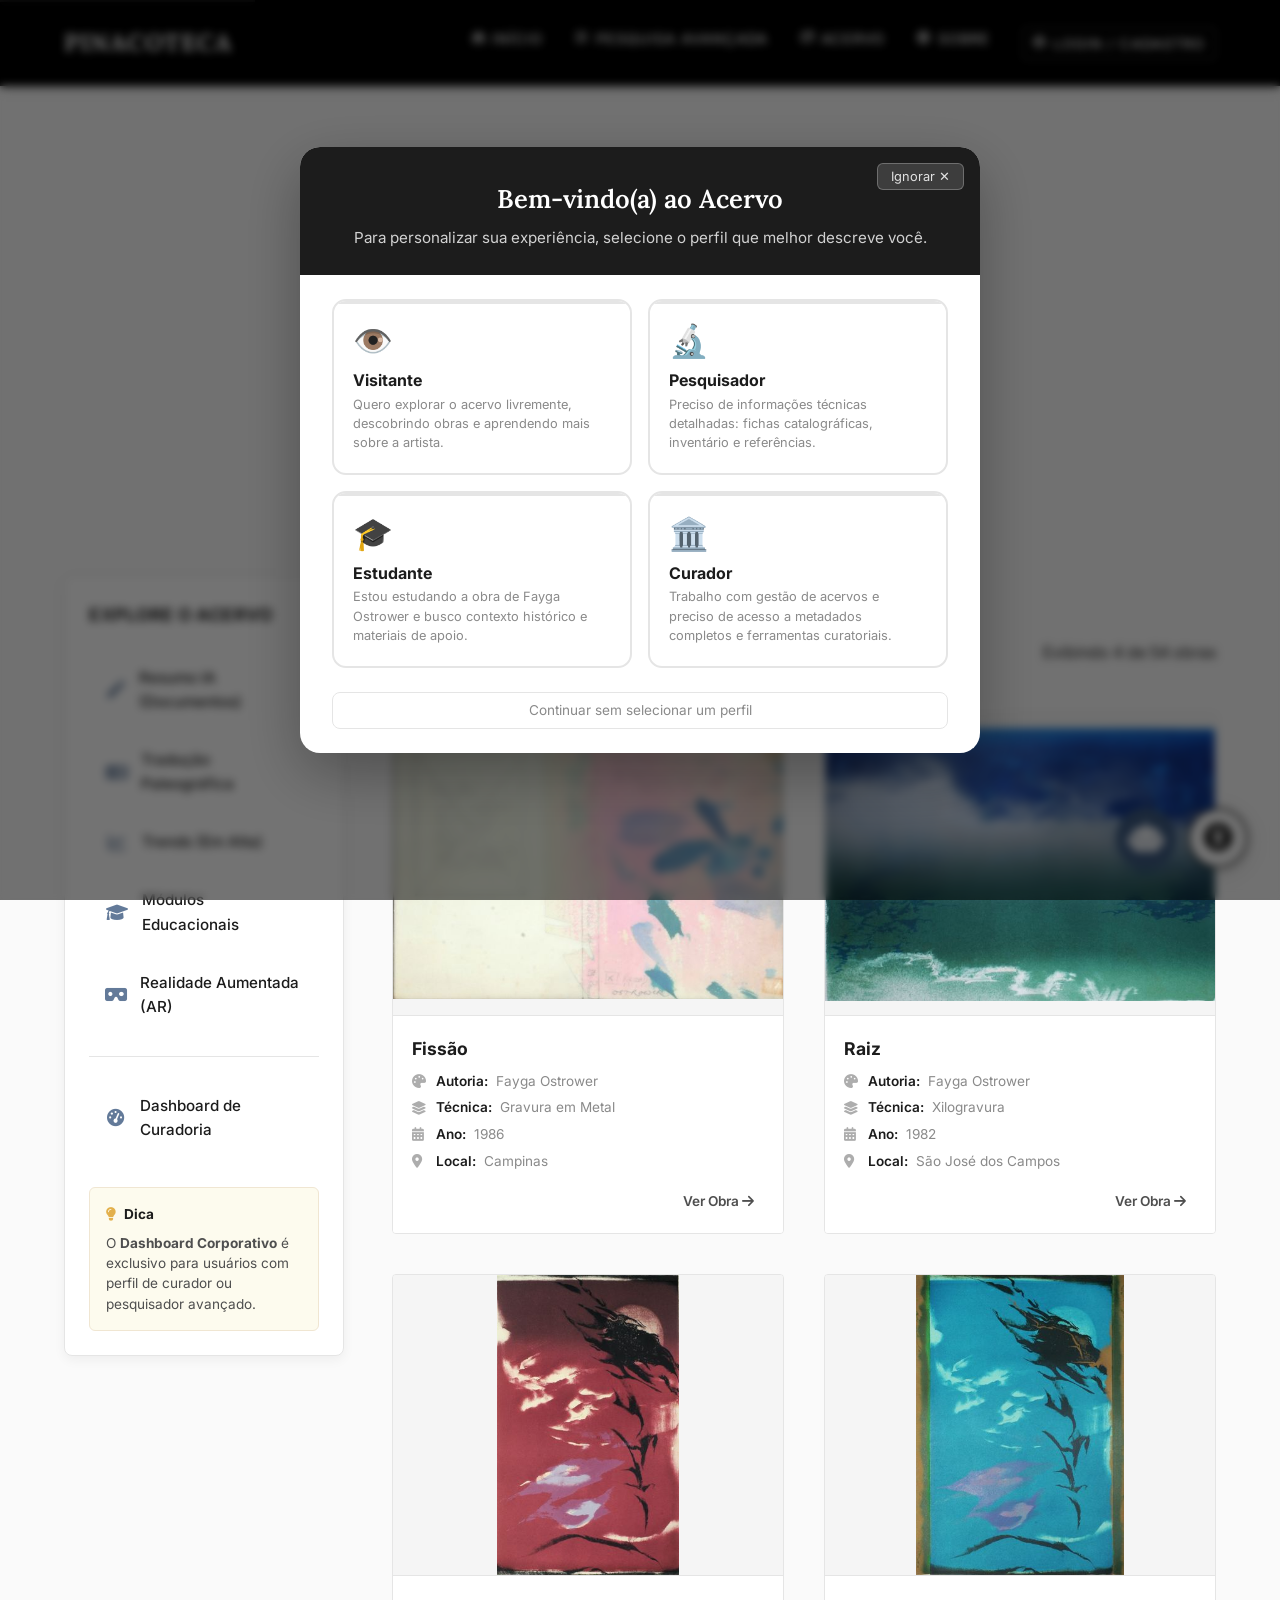
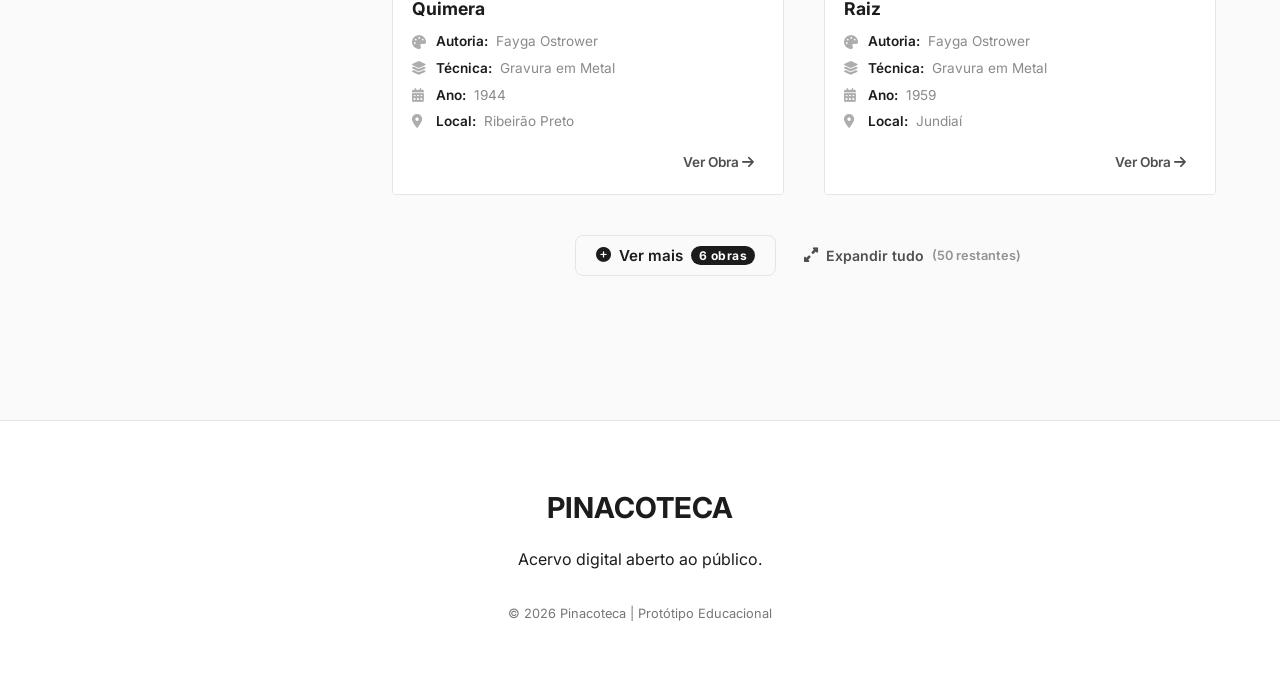
<file: index.html>
<!DOCTYPE html>
<html lang="pt-br">
<head>
    <meta charset="UTF-8">
    <meta name="viewport" content="width=device-width, initial-scale=1.0">
    <title>Pinacoteca - Acervo Fayga Ostrower</title>
    <link rel="icon" type="image/svg+xml" href="favicon.svg">
    <link href="https://fonts.googleapis.com/css2?family=Lora:ital,wght@0,400;0,500;0,600;0,700;1,400&family=Inter:wght@300;400;500;600;700&display=swap" rel="stylesheet">
    <link rel="stylesheet" href="style.css">
    <!-- Font Awesome for icons -->
    <link rel="stylesheet" href="https://cdnjs.cloudflare.com/ajax/libs/font-awesome/6.0.0/css/all.min.css">
</head>
<body>
    <a href="#main-content" class="skip-link">Pular para o conteúdo principal</a>
    <nav id="navbar" aria-label="Navegação principal">
        <a href="index.html" class="logo" style="text-decoration: none;">PINACOTECA</a>
        <ul class="nav-links">
            <li><a href="index.html" title="Início"><i class="fas fa-home"></i> <span class="nav-label">Início</span></a></li>
            <li><a href="advanced-search.html" title="Pesquisa Avançada"><i class="fas fa-sliders"></i> <span class="nav-label">Pesquisa Avançada</span></a></li>
            <li><a href="#" title="Acervo"><i class="fas fa-images"></i> <span class="nav-label">Acervo</span></a></li>
            <li><a href="#" title="Sobre"><i class="fas fa-info-circle"></i> <span class="nav-label">Sobre</span></a></li>
            <li><a href="#" style="border: 1px solid rgba(255,255,255,0.3); padding: 4px 10px; border-radius: 4px;" title="Login / Cadastro"><i class="fas fa-user-circle"></i> <span class="nav-label">Login / Cadastro</span></a></li>
        </ul>
    </nav>

    <header class="hero">
        <div class="hero-content">
            <h1>Acervo Online</h1>
            <p>Pesquise obras de Fayga Ostrower no acervo da Pinacoteca de São Paulo.</p>
            
            <div class="search-container">
                <div style="position: relative;">
                    <i class="fas fa-search search-icon" aria-hidden="true"></i>
                    <label for="searchInput" class="sr-only" style="position: absolute; width: 1px; height: 1px; padding: 0; margin: -1px; overflow: hidden; clip: rect(0,0,0,0); border: 0;">Buscar obras</label>
                    <input type="text" id="searchInput" class="search-bar" placeholder="Busque por obras, temas ou anos..." aria-label="Campo de busca de obras">
                </div>
                <div style="margin-top: 1rem; text-align: right;">
                    <a href="advanced-search.html" class="btn btn-secondary"><i class="fas fa-sliders-h"></i> Pesquisa Avançada</a>
                </div>
            </div>
        </div>
    </header>

    <div class="layout-container">
        <aside class="sidebar" aria-label="Ferramentas e Recursos Adicionais">
            <h3 class="sidebar-title">Explore o Acervo</h3>
            <ul class="sidebar-menu">
                <li><a href="#"><i class="fas fa-magic"></i> Resumo IA (Documentos)</a></li>
                <li><a href="#"><i class="fas fa-language"></i> Tradução Paleográfica</a></li>
                <li><a href="#"><i class="fas fa-chart-line"></i> Trends (Em Alta)</a></li>
                <li><a href="#"><i class="fas fa-graduation-cap"></i> Módulos Educacionais</a></li>
                <li><a href="#"><i class="fas fa-vr-cardboard"></i> Realidade Aumentada (AR)</a></li>
                <li class="sidebar-divider"></li>
                <li><a href="#"><i class="fas fa-tachometer-alt"></i> Dashboard de Curadoria</a></li>
            </ul>
            
            <div class="sidebar-card">
                <h4><i class="fas fa-lightbulb" style="color:#E3B04B;"></i> Dica</h4>
                <p>O <strong>Dashboard Corporativo</strong> é exclusivo para usuários com perfil de curador ou pesquisador avançado.</p>
            </div>
        </aside>

        <main id="main-content" class="gallery-content">
            <div class="section-header">
                <div>
                    <h2>Coleção Fayga Ostrower</h2>
                    <p class="text-light">Resultados contendo obras, gravuras e matrizes da artista.</p>
                </div>
                <div id="resultsCount" class="text-light" aria-live="polite">Exibindo todas as obras</div>
            </div>

            <div id="gallery" class="gallery-grid">
                <!-- Cards will be injected by JavaScript -->
            </div>
        </main>
    </div>

    <footer>
        <div class="footer-logo">PINACOTECA</div>
        <p>Acervo digital aberto ao público.</p>
        <div class="copyright">
            &copy; 2026 Pinacoteca | Protótipo Educacional
        </div>
    </footer>

    <!-- Accessibility Floating Button (panel injected by accessibility.js) -->
    <div class="acc-trigger" role="button" aria-label="Menu de Acessibilidade" aria-expanded="false" tabindex="0">
        <i class="fas fa-universal-access"></i>
        <div class="acc-tooltip">Acessibilidade</div>
    </div>

    
    <!-- Chatbot Floating Panel -->
    <div class="chat-trigger" role="button" aria-label="Assistente Inteligente" tabindex="0">
        <i class="fas fa-robot"></i>
        <div class="chat-tooltip">Assistente I.A.</div>
    </div>
    
    <div class="chat-panel">
        <div class="chat-panel-header">
            <h3><i class="fas fa-robot"></i> Assistente</h3>
            <button class="chat-panel-close" aria-label="Fechar"><i class="fas fa-times"></i></button>
        </div>
        <div class="chat-panel-body">
            <div class="chat-bubble">
                Olá! Sou o assistente da curadoria da Pinacoteca inteligente. Como posso guiar sua pesquisa hoje?
            </div>
            <div class="chat-bubble" style="background:#eef2f6; border-radius:12px; border-bottom-right-radius:2px; margin-left:20px; text-align:right; color:#2d3748; border-color:#d7e0e9;">
                Gostaria de ver obras abstratas...
            </div>
            <div class="chat-bubble" style="opacity: 0.7; width: max-content; padding: 0.5rem 1rem;">
                <i class="fas fa-circle" style="font-size:6px; animation: blink 1s infinite alternate;"></i>
                <i class="fas fa-circle" style="font-size:6px; animation: blink 1s infinite alternate 0.2s;"></i>
                <i class="fas fa-circle" style="font-size:6px; animation: blink 1s infinite alternate 0.4s;"></i>
            </div>
        </div>
        <div class="chat-panel-input">
            <input type="text" placeholder="Digite sua mensagem...">
            <button><i class="fas fa-paper-plane"></i></button>
        </div>
    </div>

    <script src="script.js"></script>
    <script src="accessibility.js"></script>
    <script src="profile.js"></script>
    <!-- VLibras Widget -->
    <div vw class="enabled">
        <div vw-access-button class="active"></div>
        <div vw-plugin-wrapper>
            <div class="vw-plugin-top-wrapper"></div>
        </div>
    </div>
    <script src="https://vlibras.gov.br/app/vlibras-plugin.js"></script>
    <script>
        new window.VLibras.Widget('https://vlibras.gov.br/app');
    </script>
</body>
</html>
</file>
<file: style.css>
@import url('https://fonts.googleapis.com/css2?family=Lora:ital,wght@0,400;0,500;0,600;0,700;1,400&family=Inter:wght@300;400;500;600;700&display=swap');
:root {
    /* 2.1 Superficies */
    --bg-color: #FAFAFA;
    --white: #FFFFFF;
    --border-color: #E5E5E5;

    /* 2.2 Hierarquia de Textos */
    --primary-color: #1C1C1C; /* Preto Grafite */
    --text-color: #1C1C1C;
    --text-medium: #4F4F4F; /* Cinza Medio */
    --text-light: #8A8A8A; /* Cinza Claro (Metadata) */

    /* 2.3 Escala de Destaque Mapeada */
    --accent-color: #3D5A80;    /* Azul Ardósia — Primária */
    --accent-hover: #5B7FA6;    /* Claro */
    --accent-active: #2B4560;   /* Escuro */
    --accent-highlight: #C8D8EA; /* Suave */
    --disabled: #BDBDBD;

    /* 2.4 Cores Semanticas */
    --color-error: #D64545;
    --color-success: #2E7D32;
    --color-warning: #ED6C02;
    --color-info: #0288D1;

    /* Miscelanea */
    --glass-bg: rgba(255, 255, 255, 0.9);
    --glass-border: rgba(0, 0, 0, 0.1);
    --shadow: 0 4px 12px 0 rgba(0, 0, 0, 0.05);
    --transition: all 0.3s cubic-bezier(0.25, 0.8, 0.25, 1);
    --focus-ring: 0 0 0 2px var(--accent-hover);
}

/* Skip Link */
.skip-link {
    position: absolute;
    top: -40px;
    left: 0;
    background: var(--primary-color);
    color: var(--white);
    padding: 8px;
    z-index: 2000;
    transition: top 0.3s;
    text-decoration: none;
    font-weight: 600;
}

.skip-link:focus {
    top: 0;
}

* {
    margin: 0;
    padding: 0;
    box-sizing: border-box;
}

*:focus-visible {
    outline: 2px solid var(--accent-hover);
    outline-offset: 2px;
}

body {
    font-family: 'Inter', sans-serif;
    background-color: var(--bg-color);
    color: var(--text-color);
    line-height: 1.6;
    overflow-x: hidden;
}

h1, h2, h3, .serif, .logo {
    font-family: 'Lora', serif;
    font-weight: 600;
}

/* Navigation */
nav {
    display: flex;
    justify-content: space-between;
    align-items: center;
    padding: 1.5rem 5%;
    position: fixed;
    top: 0;
    width: 100%;
    z-index: 1000;
    background: #000;
    transition: var(--transition);
    box-shadow: 0 2px 10px rgba(0,0,0,0.2);
}

nav.scrolled {
    background: #000;
    box-shadow: 0 4px 15px rgba(0,0,0,0.4);
}

.logo {
    font-size: 1.5rem;
    font-weight: 700;
    color: #fff;
    letter-spacing: 1px;
    display: flex;
    align-items: center;
    gap: 0.5rem;
}

.logo i {
    color: #ccc;
}

.nav-links {
    display: flex;
    gap: 2rem;
    list-style: none;
}

.nav-links a {
    text-decoration: none;
    color: #fff;
    font-weight: 500;
    font-size: 0.9rem;
    text-transform: uppercase;
    letter-spacing: 1px;
    transition: var(--transition);
    display: flex;
    align-items: center;
    gap: 0.4rem;
}

.nav-links a i {
    font-size: 0.8rem;
    opacity: 0.7;
}

.nav-links a:hover {
    color: var(--secondary-color);
}

/* Hero Section */
.hero {
    height: 40vh;
    display: flex;
    flex-direction: column;
    justify-content: center;
    align-items: center;
    text-align: center;
    padding: 0 5%;
    background: var(--bg-color);
    color: var(--primary-color);
    position: relative;
    margin-bottom: 2rem;
    margin-top: 120px; /* offset for nav + breathing room */
}

.hero::after {
    display: none;
}

.hero h1 {
    font-size: 3.5rem;
    margin-bottom: 1rem;
    font-weight: 700;
    letter-spacing: -1px;
}

.hero p {
    font-size: 1.1rem;
    max-width: 600px;
    margin-bottom: 2rem;
    font-weight: 400;
    color: var(--text-light);
}

/* Search Bar */
.search-container {
    width: 100%;
    max-width: 700px;
    position: relative;
}

.search-bar {
    width: 100%;
    padding: 1rem 1.5rem;
    padding-left: 3.5rem;
    border-radius: 4px;
    border: 1px solid #ccc;
    background: var(--white);
    font-size: 1rem;
    font-family: 'Inter', sans-serif;
    box-shadow: 0 2px 8px rgba(0,0,0,0.05);
    transition: var(--transition);
}

.search-bar:focus {
    outline: none;
    box-shadow: 0 4px 12px rgba(0,0,0,0.1);
    border-color: var(--primary-color);
}

.search-icon {
    position: absolute;
    left: 1.5rem;
    top: 50%;
    transform: translateY(-50%);
    color: var(--primary-color);
    font-size: 1.2rem;
}

/* Gallery Section */
.gallery-section {
    padding: 4rem 5%;
}

.section-header {
    margin-bottom: 3rem;
    display: flex;
    justify-content: space-between;
    align-items: flex-end;
}

.section-header h2 {
    font-size: 2.5rem;
    color: var(--primary-color);
}

.gallery-grid {
    display: grid;
    grid-template-columns: repeat(auto-fill, minmax(300px, 1fr));
    gap: 2.5rem;
}

.card {
    background: var(--white);
    border: 1px solid var(--border-color);
    border-radius: 4px;
    overflow: hidden;
    transition: var(--transition);
    cursor: pointer;
    display: flex;
    flex-direction: column;
}

.card:hover {
    box-shadow: var(--shadow);
    transform: translateY(-2px);
}

.card-image {
    width: 100%;
    height: 300px;
    overflow: hidden;
    background: #f5f5f5;
}

.card-image img {
    width: 100%;
    height: 100%;
    object-fit: contain;
    transition: var(--transition);
}

.card:hover .card-image img {
    transform: scale(1.05);
}

.similarity-overlay {
    position: absolute;
    bottom: 0; left: 0; right: 0;
    background: rgba(0,0,0,0.85);
    color: var(--white);
    padding: 0.8rem;
    font-size: 0.85rem;
    font-family: 'Inter', sans-serif;
    text-align: center;
    transform: translateY(100%);
    opacity: 0;
    transition: all 0.3s ease;
    z-index: 10;
}

.card:hover .similarity-overlay {
    transform: translateY(0);
    opacity: 1;
}

#related-gallery {
    grid-template-columns: repeat(4, 1fr);
    gap: 1.5rem;
}
#related-gallery .card-image {
    height: 200px;
}
@media (max-width: 900px) {
    #related-gallery {
        grid-template-columns: repeat(2, 1fr);
    }
}
@media (max-width: 500px) {
    #related-gallery {
        grid-template-columns: 1fr;
    }
}

.card-info {
    padding: 1.2rem;
    background: var(--white);
    color: var(--text-color);
    border-top: 1px solid var(--border-color);
    display: flex;
    flex-direction: column;
    flex-grow: 1;
}

.card-title {
    font-size: 1.1rem;
    margin-bottom: 0.5rem;
    font-family: 'Inter', sans-serif;
    font-weight: 700;
}

.card-meta {
    font-size: 0.85rem;
    font-family: 'Inter', sans-serif;
    color: var(--text-light);
    display: flex;
    flex-direction: column;
    gap: 0.3rem;
    margin-top: auto;
}

.card-meta span {
    display: flex;
    align-items: center;
    gap: 0.5rem;
}

.card-meta span b {
    font-weight: 600;
    color: var(--primary-color);
}

/* =========================================================
   Accessibility Panel
   ========================================================= */
.acc-trigger {
    position: fixed;
    bottom: 2rem;
    right: 2rem;
    width: 60px;
    height: 60px;
    background: var(--white);
    color: var(--primary-color);
    border-radius: 50%;
    display: flex;
    justify-content: center;
    align-items: center;
    font-size: 1.8rem;
    cursor: pointer;
    box-shadow: 0 4px 20px rgba(0,0,0,0.15);
    z-index: 2000;
    transition: var(--transition);
    border: 2px solid var(--primary-color);
}

.acc-trigger:hover,
.acc-trigger.active {
    transform: scale(1.1);
    background: var(--primary-color);
    color: var(--white);
}

.acc-tooltip {
    position: absolute;
    right: 70px;
    bottom: 15px;
    background: var(--primary-color);
    color: var(--white);
    padding: 0.5rem 1rem;
    border-radius: 8px;
    font-size: 0.8rem;
    white-space: nowrap;
    opacity: 0;
    transform: translateX(20px);
    transition: var(--transition);
    pointer-events: none;
}

.acc-trigger:hover .acc-tooltip {
    opacity: 1;
    transform: translateX(0);
}

/* Accessibility Panel Popup */
.acc-panel {
    position: fixed;
    bottom: 7rem;
    right: 2rem;
    width: 320px;
    background: var(--white);
    border-radius: 16px;
    box-shadow: 0 8px 40px rgba(0,0,0,0.18);
    z-index: 1999;
    border: 1px solid var(--border-color);
    padding: 0;
    overflow: hidden;
    /* Hidden by default */
    opacity: 0;
    transform: translateY(20px) scale(0.95);
    pointer-events: none;
    transition: opacity 0.25s ease, transform 0.25s ease;
}

.acc-panel.open {
    opacity: 1;
    transform: translateY(0) scale(1);
    pointer-events: all;
}

.acc-panel-header {
    background: var(--primary-color);
    color: var(--white);
    padding: 1.2rem 1.5rem;
    display: flex;
    align-items: center;
    justify-content: space-between;
}

.acc-panel-header h3 {
    font-family: 'Inter', sans-serif;
    font-size: 1rem;
    font-weight: 600;
    display: flex;
    align-items: center;
    gap: 0.5rem;
}

.acc-panel-close {
    background: none;
    border: none;
    color: rgba(255,255,255,0.7);
    cursor: pointer;
    font-size: 1rem;
    padding: 4px;
    border-radius: 4px;
    transition: color 0.2s;
}

.acc-panel-close:hover { color: white; }

.acc-panel-body {
    padding: 1.2rem 1.5rem;
    display: flex;
    flex-direction: column;
    gap: 1.2rem;
}

.acc-option-label {
    font-size: 0.8rem;
    font-weight: 700;
    text-transform: uppercase;
    letter-spacing: 0.8px;
    color: var(--text-light);
    margin-bottom: 0.5rem;
    display: flex;
    align-items: center;
    gap: 0.4rem;
}

.acc-option-group {
    border-bottom: 1px solid var(--border-color);
    padding-bottom: 1.2rem;
}

.acc-option-group:last-child {
    border-bottom: none;
    padding-bottom: 0;
}

/* Font size buttons */
.acc-btn-group {
    display: flex;
    gap: 0.5rem;
}

.acc-btn {
    flex: 1;
    padding: 0.5rem;
    border: 1px solid var(--border-color);
    border-radius: 8px;
    background: var(--bg-color);
    cursor: pointer;
    font-family: 'Inter', sans-serif;
    font-size: 0.85rem;
    color: var(--text-color);
    display: flex;
    align-items: center;
    justify-content: center;
    gap: 0.4rem;
    transition: var(--transition);
}

.acc-btn:hover {
    border-color: var(--accent-color);
    color: var(--accent-color);
    background: rgba(61,90,128,0.05);
}

.acc-btn.active {
    background: var(--primary-color);
    color: var(--white);
    border-color: var(--primary-color);
}

/* Toggle switch */
.acc-toggle-row {
    display: flex;
    align-items: center;
    justify-content: space-between;
    font-size: 0.9rem;
    color: var(--text-medium);
    font-weight: 500;
}

.acc-switch {
    position: relative;
    width: 44px;
    height: 24px;
}

.acc-switch input { opacity: 0; width: 0; height: 0; }

.acc-switch-slider {
    position: absolute;
    cursor: pointer;
    inset: 0;
    background: #ccc;
    border-radius: 24px;
    transition: 0.3s;
}

.acc-switch-slider::before {
    content: '';
    position: absolute;
    height: 18px;
    width: 18px;
    left: 3px;
    bottom: 3px;
    background: white;
    border-radius: 50%;
    transition: 0.3s;
}

.acc-switch input:checked + .acc-switch-slider {
    background: var(--accent-color);
}

.acc-switch input:checked + .acc-switch-slider::before {
    transform: translateX(20px);
}

/* Reset button */
.acc-reset-btn {
    width: 100%;
    padding: 0.7rem;
    border: 1px solid var(--border-color);
    border-radius: 8px;
    background: none;
    cursor: pointer;
    font-family: 'Inter', sans-serif;
    font-size: 0.85rem;
    color: var(--text-light);
    transition: var(--transition);
    display: flex;
    align-items: center;
    justify-content: center;
    gap: 0.5rem;
}

.acc-reset-btn:hover {
    border-color: var(--color-error);
    color: var(--color-error);
    background: rgba(214,69,69,0.05);
}

/* Global Body Modifiers (applied by JS) */
body.acc-large-text { font-size: 1.15rem !important; }
body.acc-large-text .card-title { font-size: 1.25rem !important; }
body.acc-large-text .card-meta { font-size: 1rem !important; }
body.acc-large-text h1 { font-size: 4rem !important; }

body.acc-xlarge-text { font-size: 1.3rem !important; }
body.acc-xlarge-text .card-title { font-size: 1.4rem !important; }
body.acc-xlarge-text .card-meta { font-size: 1.1rem !important; }
body.acc-xlarge-text h1 { font-size: 4.5rem !important; }

body.acc-high-contrast {
    --bg-color: #000000 !important;
    --white: #111111 !important;
    --text-color: #FFFFFF !important;
    --text-light: #DDDDDD !important;
    --border-color: #555555 !important;
    --primary-color: #FFFFFF !important;
    filter: contrast(1.4);
}

body.acc-dyslexia-font * {
    font-family: 'Arial', sans-serif !important;
    letter-spacing: 0.08em !important;
    word-spacing: 0.2em !important;
    line-height: 1.9 !important;
}

body.acc-reduced-motion * {
    animation: none !important;
    transition: none !important;
}

body.acc-large-cursor {
    cursor: url("data:image/svg+xml,%3Csvg xmlns='http://www.w3.org/2000/svg' width='32' height='32' viewBox='0 0 32 32'%3E%3Cpath d='M 0,0 L 0,24 L 6,18 L 11,30 L 15,28 L 10,16 L 18,16 Z' fill='black' stroke='white' stroke-width='1'/%3E%3C/svg%3E"), auto !important;
}

/* Footer */
footer {
    padding: 4rem 5%;
    background: var(--white);
    color: var(--primary-color);
    text-align: center;
    margin-top: 4rem;
    border-top: 1px solid var(--border-color);
}

.footer-logo {
    font-family: 'Inter', sans-serif;
    font-weight: 700;
    font-size: 1.8rem;
    margin-bottom: 1rem;
}

.copyright {
    font-size: 0.8rem;
    opacity: 0.6;
    margin-top: 2rem;
}

/* Load More Controls */
.load-more-controls {
    display: flex;
    align-items: center;
    justify-content: center;
    gap: 1rem;
    padding: 2.5rem 0 1rem;
    flex-wrap: wrap;
}

.load-more-btn {
    padding: 0.75rem 2rem;
    font-size: 0.95rem;
    font-weight: 600;
    border-radius: 4px;
    display: inline-flex;
    align-items: center;
    gap: 0.6rem;
    transition: var(--transition);
    cursor: pointer;
}

.load-more-btn:hover {
    transform: translateY(-2px);
    box-shadow: 0 4px 12px rgba(0,0,0,0.1);
}

.load-more-badge {
    background: var(--primary-color);
    color: var(--white);
    font-size: 0.75rem;
    padding: 2px 8px;
    border-radius: 20px;
    font-weight: 700;
    letter-spacing: 0.5px;
}

.btn-secondary .load-more-badge {
    background: var(--primary-color);
    color: var(--white);
}

.load-expand-btn {
    font-size: 0.88rem;
    color: var(--text-medium);
    display: inline-flex;
    align-items: center;
    gap: 0.5rem;
    padding: 0.75rem 1.2rem;
    border-radius: 4px;
}

.load-more-done {
    display: flex;
    align-items: center;
    gap: 0.5rem;
    color: var(--color-success);
    font-size: 0.9rem;
    font-weight: 500;
    padding: 1rem;
    background: rgba(46, 125, 50, 0.05);
    border: 1px solid rgba(46, 125, 50, 0.15);
    border-radius: 8px;
}

.load-more-done i {
    font-size: 1.1rem;
}

/* Responsive */

/* --- Breakpoint intermediário: ícones apenas (sem quebra de linha) --- */
@media (max-width: 1050px) {
    .nav-label { display: none; }
    .nav-links { gap: 0.2rem; }
    .nav-links a { padding: 0.4rem 0.6rem; font-size: 1rem; }
    .profile-badge-label { display: none; }
    .profile-badge { padding: 0.3rem 0.5rem; }
}

/* --- Mobile: esconde nav completamente --- */
@media (max-width: 768px) {
    .hero h1 { font-size: 2.5rem; }
    .nav-links { display: none; }
    .gallery-grid { grid-template-columns: 1fr; }
}

/* Taxonomy of Interactive Elements & Buttons */
button, .btn, .btn-primary, .btn-secondary, .btn-ghost, .author-chip, .city-chip {
    transition: var(--transition);
    cursor: pointer;
    font-family: 'Inter', sans-serif;
}

/* Base Styles */
.btn {
    padding: 10px 20px;
    border-radius: 8px;
    display: inline-flex;
    align-items: center;
    justify-content: center;
    gap: 8px;
    text-decoration: none;
    border: none;
}

/* 1. Primary Button */
.btn-primary {
    background-color: var(--accent-color);
    color: var(--white);
    font-weight: 600;
}
.btn-primary:hover {
    background-color: var(--accent-hover);
    color: var(--white);
    transform: translateY(-2px);
    box-shadow: 0 4px 6px rgba(61, 90, 128, 0.2);
}
.btn-primary:active {
    background-color: var(--accent-active);
    transform: translateY(0);
    box-shadow: none;
}

/* 2. Secondary & Chip Elements */
.btn-secondary, .author-chip, .city-chip {
    background-color: var(--bg-color);
    border: 1px solid var(--border-color);
    color: var(--text-color);
}
.btn-secondary:hover, .author-chip:hover, .city-chip:hover {
    background-color: var(--accent-hover);
    color: var(--white);
    border-color: var(--accent-hover);
    transform: translateY(-1px);
}
.btn-secondary:active, .author-chip:active, .city-chip:active {
    background-color: var(--accent-active);
    border-color: var(--accent-active);
    transform: translateY(0);
}

/* 3. Ghost Button */
.btn-ghost {
    background-color: transparent;
    color: var(--text-medium);
    padding: 8px 12px;
    border: none;
    font-weight: 600;
}
.btn-ghost:hover {
    color: var(--accent-hover);
    background-color: rgba(61, 90, 128, 0.05); /* Very light slate blue text highlight */
}
.btn-ghost:active {
    color: var(--accent-active);
    background-color: rgba(61, 90, 128, 0.1);
}

/* Universal Disabled State */
button:disabled, .btn:disabled, .author-chip:disabled, .city-chip:disabled, .disabled {
    background-color: var(--disabled) !important;
    color: var(--white) !important;
    border-color: var(--border-color) !important;
    cursor: not-allowed;
    transform: none !important;
    box-shadow: none !important;
}

/* System Alerts / Semantic Feedbacks */
.alert-error { border-left: 4px solid var(--color-error); background: #fdf2f2; }
.alert-success { border-left: 4px solid var(--color-success); background: #f4fbf5; }
.alert-warning { border-left: 4px solid var(--color-warning); background: #fff8e8; }
.alert-info { border-left: 4px solid var(--color-info); background: #f0f9ff; }


/* =========================================================
   Visual Metaphors (Museum Simulation)
   ========================================================= */

/* 1. Passe-partout (Image Framing Metaphor) */
.passe-partout {
    background-color: var(--white);
    padding: 1.5rem;
    box-shadow: 0 10px 30px rgba(0,0,0,0.1), 0 2px 8px rgba(0,0,0,0.05);
    border: 1px solid var(--border-color);
    border-radius: 4px;
    display: inline-block;
    transition: var(--transition);
}
.passe-partout img {
    display: block;
    max-width: 100%;
    height: auto;
    border: 1px solid rgba(0,0,0,0.03); /* slight inner paper edge */
}
.passe-partout:hover {
    transform: translateY(-4px);
    box-shadow: 0 15px 40px rgba(0,0,0,0.15), 0 5px 15px rgba(0,0,0,0.08);
}

/* 2. Ficha Catalográfica (Typewriter Archive Metaphor) */
.ficha-catalografica {
    background-color: #FDFDFD;
    border: 1px solid #EBEBEB;
    border-left: 4px solid var(--accent-color);
    padding: 1.5rem;
    border-radius: 4px;
    box-shadow: 0 2px 4px rgba(0,0,0,0.02);
    margin-bottom: 2rem;
    position: relative;
    overflow: hidden;
}
.ficha-catalografica::before {
    content: '';
    position: absolute;
    top: 0; right: 0; bottom: 0; left: 0;
    background-image: linear-gradient(0deg, transparent 24%, rgba(200, 200, 200, 0.05) 25%, rgba(200, 200, 200, 0.05) 26%, transparent 27%, transparent 74%, rgba(200, 200, 200, 0.05) 75%, rgba(200, 200, 200, 0.05) 76%, transparent 77%, transparent);
    background-size: 100% 28px;
    pointer-events: none;
    z-index: 0;
}
.ficha-catalografica > * {
    position: relative;
    z-index: 1;
}
.monospace-inv {
    font-family: 'Courier New', Courier, monospace !important;
    font-weight: 600;
    color: var(--primary-color);
    background: #EFEFEF;
    padding: 2px 6px;
    border-radius: 2px;
    letter-spacing: 0.5px;
}

/* =========================================================
   Sistema de Anotações Colaborativas (Crowdsourcing)
   ========================================================= */
.comments-section {
    background: var(--white);
    padding: 2rem;
    border-radius: 8px;
    box-shadow: var(--shadow);
    border: 1px solid var(--border-color);
}

.add-comment-box {
    display: flex;
    gap: 1rem;
    margin-bottom: 2rem;
    background: var(--bg-color);
    padding: 1.5rem;
    border-radius: 8px;
    border: 1px solid var(--border-color);
}

.comment-item {
    display: flex;
    gap: 1rem;
    padding: 1.5rem 0;
    border-bottom: 1px solid var(--border-color);
}

.comment-item:last-child {
    border-bottom: none;
    padding-bottom: 0;
}

.comment-avatar {
    width: 40px;
    height: 40px;
    border-radius: 50%;
    color: white;
    display: flex;
    align-items: center;
    justify-content: center;
    font-weight: 700;
    font-size: 1.2rem;
    flex-shrink: 0;
}

.comment-content {
    flex-grow: 1;
}

.comment-header {
    display: flex;
    align-items: baseline;
    gap: 0.5rem;
    margin-bottom: 0.5rem;
    flex-wrap: wrap;
}

.comment-author {
    font-weight: 600;
    color: var(--primary-color);
}

.comment-role {
    font-size: 0.8rem;
    background: #EFEFEF;
    padding: 2px 6px;
    border-radius: 4px;
    color: var(--text-medium);
}

.comment-date {
    font-size: 0.8rem;
    color: var(--text-light);
    margin-left: auto;
}

.comment-text {
    color: var(--text-color);
    margin-bottom: 0.8rem;
    line-height: 1.5;
}

.comment-actions {
    display: flex;
    gap: 1rem;
}

/* =========================================================
   Sidebar & Layout Container
   ========================================================= */
.layout-container {
    display: grid;
    grid-template-columns: 280px 1fr;
    gap: 3rem;
    padding: 4rem 5%;
    max-width: 1600px;
    margin: 0 auto;
}

@media (max-width: 1024px) {
    .layout-container {
        grid-template-columns: 240px 1fr;
        gap: 2rem;
    }
}

@media (max-width: 900px) {
    .layout-container {
        grid-template-columns: 1fr;
        padding: 2rem 5%;
    }
}

.sidebar {
    background: var(--white);
    padding: 1.5rem;
    border-radius: 8px;
    border: 1px solid var(--border-color);
    box-shadow: var(--shadow);
    height: fit-content;
    position: sticky;
    top: 100px;
}

.sidebar-title {
    font-size: 1.1rem;
    color: var(--primary-color);
    margin-bottom: 1.5rem;
    font-family: 'Inter', sans-serif;
    font-weight: 700;
    text-transform: uppercase;
    letter-spacing: 0.5px;
}

.sidebar-menu {
    list-style: none;
    display: flex;
    flex-direction: column;
    gap: 0.5rem;
}

.sidebar-menu li a {
    display: flex;
    align-items: center;
    gap: 0.8rem;
    padding: 0.8rem 1rem;
    color: var(--text-color);
    text-decoration: none;
    border-radius: 6px;
    transition: var(--transition);
    font-size: 0.95rem;
    font-weight: 500;
}

.sidebar-menu li a i {
    color: var(--accent-color);
    font-size: 1.1rem;
    width: 24px;
    text-align: center;
    opacity: 0.8;
}

.sidebar-menu li a:hover {
    background: #fdfdfd;
    color: var(--accent-color);
    transform: translateX(4px);
    box-shadow: 0 2px 4px rgba(0,0,0,0.02);
    border: 1px solid #f0f0f0;
}

.sidebar-divider {
    height: 1px;
    background: var(--border-color);
    margin: 1rem 0;
}

.sidebar-card {
    margin-top: 2rem;
    background: #FDFBEE;
    border: 1px solid #F0E6D2;
    padding: 1rem;
    border-radius: 6px;
    font-size: 0.85rem;
    color: var(--text-medium);
    line-height: 1.5;
}

.sidebar-card h4 {
    color: var(--primary-color);
    margin-bottom: 0.5rem;
    display: flex;
    align-items: center;
    gap: 0.5rem;
}

/* =========================================================
   Visual Search (Computer Vision UI)
   ========================================================= */

.upload-area {
    border: 2px dashed #D1D1D1;
    border-radius: 12px;
    padding: 2.5rem;
    text-align: center;
    background: #FAFAFA;
    transition: var(--transition);
    cursor: pointer;
    position: relative;
    overflow: hidden;
}

.upload-area:hover, .upload-area.dragover {
    border-color: var(--accent-color);
    background: rgba(61, 90, 128, 0.02);
}

.upload-icon {
    font-size: 2.5rem;
    color: var(--accent-highlight);
    margin-bottom: 1rem;
    display: block;
}

.upload-text h3 {
    font-size: 1.1rem;
    margin-bottom: 0.25rem;
    color: var(--primary-color);
    font-family: 'Inter', sans-serif;
}

.upload-text p {
    font-size: 0.85rem;
    color: var(--text-light);
}

.upload-preview-container {
    display: none;
    margin-top: 1.5rem;
    padding: 1rem;
    background: white;
    border-radius: 8px;
    box-shadow: 0 2px 8px rgba(0,0,0,0.05);
    position: relative;
}

.upload-preview {
    max-width: 150px;
    height: auto;
    border-radius: 4px;
}

.btn-remove-upload {
    position: absolute;
    top: -10px;
    right: -10px;
    background: var(--color-error);
    color: white;
    border: none;
    border-radius: 50%;
    width: 24px;
    height: 24px;
    cursor: pointer;
    display: flex;
    align-items: center;
    justify-content: center;
    font-size: 0.7rem;
    box-shadow: 0 2px 4px rgba(0,0,0,0.2);
}

/* Scanning Animation (AI Simulation) */
.scanning-line {
    position: absolute;
    top: 0;
    left: 0;
    width: 100%;
    height: 4px;
    background: linear-gradient(90deg, transparent, var(--accent-color), transparent);
    box-shadow: 0 0 15px var(--accent-color);
    opacity: 0;
    z-index: 5;
}

.is-scanning .scanning-line {
    animation: scanMove 2s infinite ease-in-out;
    opacity: 1;
}

@keyframes scanMove {
    0% { top: 0; }
    50% { top: 100%; }
    100% { top: 0; }
}

.processing-overlay {
    position: absolute;
    top: 0; left: 0; right: 0; bottom: 0;
    background: rgba(255, 255, 255, 0.8);
    display: none;
    flex-direction: column;
    align-items: center;
    justify-content: center;
    z-index: 10;
    backdrop-filter: blur(2px);
}

.spinner {
    width: 40px;
    height: 40px;
    border: 4px solid #f3f3f3;
    border-top: 4px solid var(--accent-color);
    border-radius: 50%;
    animation: spin 1s linear infinite;
    margin-bottom: 1rem;
}

@keyframes spin {
    0% { transform: rotate(0deg); }
    100% { transform: rotate(360deg); }
}

/* Similarity Labels */
.similarity-badge {
    background: var(--accent-color);
    color: white;
    padding: 0.2rem 0.6rem;
    border-radius: 4px;
    font-size: 0.75rem;
    font-weight: 700;
    margin-bottom: 0.5rem;
    display: inline-block;
}

.visual-search-banner {
    background: linear-gradient(135deg, #1C1C1C, #2D2D2D);
    color: white;
    padding: 1.5rem 2rem;
    border-radius: 12px;
    margin: 2rem 0;
    display: flex;
    justify-content: space-between;
    align-items: center;
    box-shadow: 0 4px 20px rgba(0,0,0,0.15);
}

.visual-search-banner h3 {
    font-family: 'Inter', sans-serif;
    margin-bottom: 0.2rem;
}

.visual-search-banner p {
    font-size: 0.9rem;
    opacity: 0.8;
}

.btn-vision {
    background: var(--white);
    color: var(--primary-color);
    font-weight: 700;
}

.btn-vision:hover {
    background: #f0f0f0;
    transform: scale(1.02);
}

/* =========================================================
   Adaptive Profile System
   ========================================================= */

/* --- Onboarding Overlay --- */
.profile-overlay {
    position: fixed;
    inset: 0;
    background: rgba(0, 0, 0, 0.55);
    backdrop-filter: blur(4px);
    z-index: 3000;
    display: flex;
    align-items: center;
    justify-content: center;
    padding: 1rem;
    opacity: 0;
    animation: fadeInOverlay 0.4s ease 0.6s forwards;
}

@keyframes fadeInOverlay {
    to { opacity: 1; }
}

.profile-onboarding {
    background: var(--white);
    border-radius: 20px;
    max-width: 680px;
    width: 100%;
    box-shadow: 0 20px 60px rgba(0,0,0,0.3);
    overflow: hidden;
    transform: translateY(30px);
    opacity: 0;
    animation: slideUpPanel 0.4s ease 0.6s forwards;
}

@keyframes slideUpPanel {
    to { transform: translateY(0); opacity: 1; }
}

.profile-onboarding-header {
    background: var(--primary-color);
    color: var(--white);
    padding: 2rem 2.5rem 1.5rem;
    text-align: center;
    position: relative;
}

.profile-onboarding-header h2 {
    font-size: 1.6rem;
    margin-bottom: 0.4rem;
    color: var(--white);
}

.profile-onboarding-header p {
    font-size: 0.95rem;
    opacity: 0.8;
    font-family: 'Inter', sans-serif;
    font-weight: 400;
}

.profile-onboarding-skip {
    position: absolute;
    top: 1rem;
    right: 1rem;
    background: rgba(255,255,255,0.15);
    border: 1px solid rgba(255,255,255,0.25);
    color: rgba(255,255,255,0.85);
    border-radius: 6px;
    padding: 0.3rem 0.8rem;
    font-size: 0.8rem;
    cursor: pointer;
    font-family: 'Inter', sans-serif;
    transition: background 0.2s;
}

.profile-onboarding-skip:hover {
    background: rgba(255,255,255,0.3);
    color: white;
}

.profile-cards-grid {
    display: grid;
    grid-template-columns: repeat(2, 1fr);
    gap: 1rem;
    padding: 1.5rem 2rem;
}

@media (max-width: 520px) {
    .profile-cards-grid { grid-template-columns: 1fr; }
}

.profile-card {
    border: 2px solid var(--border-color);
    border-radius: 14px;
    padding: 1.3rem 1.2rem;
    cursor: pointer;
    transition: var(--transition);
    text-align: left;
    background: var(--white);
    position: relative;
    overflow: hidden;
}

.profile-card::before {
    content: '';
    position: absolute;
    top: 0; left: 0; right: 0;
    height: 3px;
    background: var(--border-color);
    transition: background 0.3s;
}

.profile-card:hover {
    border-color: var(--accent-color);
    transform: translateY(-3px);
    box-shadow: 0 8px 24px rgba(61,90,128,0.12);
}

.profile-card:hover::before {
    background: var(--accent-color);
}

.profile-card-icon {
    font-size: 2rem;
    margin-bottom: 0.6rem;
    display: block;
}

.profile-card-name {
    font-weight: 700;
    font-size: 1rem;
    color: var(--primary-color);
    margin-bottom: 0.3rem;
    font-family: 'Inter', sans-serif;
}

.profile-card-desc {
    font-size: 0.8rem;
    color: var(--text-light);
    line-height: 1.5;
}

.profile-onboarding-footer {
    padding: 0 2rem 1.5rem;
    text-align: center;
}

.profile-skip-link {
    background: none;
    border: 1px solid var(--border-color);
    color: var(--text-light);
    padding: 0.6rem 1.5rem;
    border-radius: 8px;
    cursor: pointer;
    font-family: 'Inter', sans-serif;
    font-size: 0.85rem;
    transition: var(--transition);
    width: 100%;
}

.profile-skip-link:hover {
    border-color: var(--text-medium);
    color: var(--text-medium);
}

/* --- Profile Badge in Navbar --- */
.profile-badge {
    display: flex;
    align-items: center;
    gap: 0.5rem;
    background: rgba(255,255,255,0.12);
    border: 1px solid rgba(255,255,255,0.25);
    color: white;
    border-radius: 20px;
    padding: 0.3rem 0.8rem 0.3rem 0.5rem;
    font-size: 0.8rem;
    font-family: 'Inter', sans-serif;
    font-weight: 500;
    cursor: pointer;
    text-transform: none;
    letter-spacing: 0;
    transition: var(--transition);
    white-space: nowrap;
    position: relative;
    list-style: none;
}

.profile-badge:hover {
    background: rgba(255,255,255,0.22);
}

.profile-badge.open .profile-badge-chevron {
    transform: rotate(180deg);
}

.profile-badge-avatar {
    width: 26px;
    height: 26px;
    border-radius: 50%;
    background: var(--accent-color);
    display: flex;
    align-items: center;
    justify-content: center;
    font-size: 0.85rem;
    flex-shrink: 0;
}

.profile-badge-chevron {
    font-size: 0.65rem;
    opacity: 0.7;
    transition: transform 0.2s;
}

/* --- Profile Dropdown --- */
.profile-dropdown {
    position: absolute;
    top: calc(100% + 12px);
    right: 0;
    min-width: 230px;
    background: var(--white);
    border-radius: 12px;
    box-shadow: 0 8px 30px rgba(0,0,0,0.18);
    border: 1px solid var(--border-color);
    overflow: hidden;
    z-index: 2100;
    opacity: 0;
    transform: translateY(-8px);
    pointer-events: none;
    transition: opacity 0.2s, transform 0.2s;
}

.profile-dropdown.open {
    opacity: 1;
    transform: translateY(0);
    pointer-events: all;
}

.profile-dropdown-header {
    padding: 0.8rem 1rem;
    font-size: 0.72rem;
    text-transform: uppercase;
    letter-spacing: 0.8px;
    color: var(--text-light);
    font-weight: 700;
    border-bottom: 1px solid var(--border-color);
    font-family: 'Inter', sans-serif;
}

.profile-dropdown-item {
    display: flex;
    align-items: center;
    gap: 0.8rem;
    padding: 0.75rem 1rem;
    cursor: pointer;
    transition: background 0.15s;
    font-size: 0.88rem;
    color: var(--text-color);
    border: none;
    background: none;
    width: 100%;
    text-align: left;
    font-family: 'Inter', sans-serif;
}

.profile-dropdown-item:hover { background: #f9f9f9; }

.profile-dropdown-item.active {
    background: rgba(61,90,128,0.06);
    color: var(--accent-color);
    font-weight: 600;
}

.profile-dropdown-item .item-icon { font-size: 1.1rem; width: 22px; text-align: center; }

.profile-dropdown-item .item-check {
    margin-left: auto;
    color: var(--accent-color);
    font-size: 0.8rem;
    opacity: 0;
}

.profile-dropdown-item.active .item-check { opacity: 1; }

.profile-dropdown-footer {
    padding: 0.6rem 1rem;
    border-top: 1px solid var(--border-color);
}

.profile-dropdown-reset {
    font-size: 0.8rem;
    color: var(--text-light);
    background: none;
    border: none;
    cursor: pointer;
    font-family: 'Inter', sans-serif;
    display: flex;
    align-items: center;
    gap: 0.4rem;
    padding: 0;
    transition: color 0.2s;
}

.profile-dropdown-reset:hover { color: var(--color-error); }

/* --- Toast Confirmation --- */
.profile-toast {
    position: fixed;
    bottom: 7rem;
    left: 50%;
    transform: translateX(-50%) translateY(20px);
    background: var(--primary-color);
    color: white;
    padding: 0.8rem 1.5rem;
    border-radius: 40px;
    font-size: 0.9rem;
    font-family: 'Inter', sans-serif;
    font-weight: 500;
    box-shadow: 0 4px 20px rgba(0,0,0,0.25);
    z-index: 3001;
    opacity: 0;
    transition: opacity 0.3s, transform 0.3s;
    pointer-events: none;
    white-space: nowrap;
}

.profile-toast.show {
    opacity: 1;
    transform: translateX(-50%) translateY(0);
}

/* =========================================================
   Chatbot Panel
   ========================================================= */
.chat-trigger {
    position: fixed;
    bottom: 2rem;
    right: 6.5rem; /* Left of the acc-trigger which is at 2rem usually size 60px -> 6.5rem is safe */
    width: 60px;
    height: 60px;
    background: var(--accent-color);
    color: var(--white);
    border-radius: 50%;
    display: flex;
    justify-content: center;
    align-items: center;
    font-size: 1.8rem;
    cursor: pointer;
    box-shadow: 0 4px 20px rgba(61,90,128,0.3);
    z-index: 2000;
    transition: var(--transition);
    border: none;
}

.chat-trigger:hover,
.chat-trigger.active {
    transform: scale(1.1);
    background: var(--accent-active);
}

.chat-tooltip {
    position: absolute;
    right: 70px;
    bottom: 15px;
    background: var(--accent-active);
    color: var(--white);
    padding: 0.5rem 1rem;
    border-radius: 8px;
    font-size: 0.8rem;
    white-space: nowrap;
    opacity: 0;
    transform: translateX(20px);
    transition: var(--transition);
    pointer-events: none;
}

.chat-trigger:hover .chat-tooltip {
    opacity: 1;
    transform: translateX(0);
}

.chat-panel {
    position: fixed;
    bottom: 7rem;
    right: 2rem;
    width: 350px;
    background: var(--white);
    border-radius: 16px;
    box-shadow: 0 8px 40px rgba(0,0,0,0.18);
    z-index: 1999;
    border: 1px solid var(--border-color);
    overflow: hidden;
    opacity: 0;
    transform: translateY(20px) scale(0.95);
    pointer-events: none;
    transition: opacity 0.25s ease, transform 0.25s ease;
    display: flex;
    flex-direction: column;
}

.chat-panel.open {
    opacity: 1;
    transform: translateY(0) scale(1);
    pointer-events: all;
}

.chat-panel-header {
    background: var(--accent-color);
    color: var(--white);
    padding: 1.2rem 1.5rem;
    display: flex;
    align-items: center;
    justify-content: space-between;
}

.chat-panel-header h3 {
    font-size: 1rem;
    font-weight: 600;
    display: flex;
    align-items: center;
    gap: 0.5rem;
    margin: 0;
}

.chat-panel-close {
    background: none;
    border: none;
    color: rgba(255,255,255,0.7);
    cursor: pointer;
    font-size: 1rem;
    padding: 4px;
    transition: color 0.2s;
}

.chat-panel-close:hover { color: white; }

.chat-panel-body {
    padding: 1.5rem;
    background: #f8fafc;
    min-height: 250px;
    display: flex;
    flex-direction: column;
    gap: 1rem;
}

.chat-bubble {
    background: white;
    padding: 1rem;
    border-radius: 12px;
    border-bottom-left-radius: 2px;
    box-shadow: 0 2px 4px rgba(0,0,0,0.05);
    font-size: 0.9rem;
    color: var(--text-color);
    border: 1px solid #edf2f7;
    position: relative;
    line-height: 1.4;
}

.chat-panel-input {
    padding: 1rem;
    background: white;
    border-top: 1px solid var(--border-color);
    display: flex;
    gap: 0.5rem;
}

.chat-panel-input input {
    flex: 1;
    padding: 0.8rem;
    border: 1px solid #e2e8f0;
    border-radius: 20px;
    font-size: 0.9rem;
    outline: none;
    transition: var(--transition);
}
.chat-panel-input input:focus {
    border-color: var(--accent-color);
}

.chat-panel-input button {
    background: var(--accent-color);
    color: white;
    border: none;
    width: 40px;
    height: 40px;
    border-radius: 50%;
    cursor: pointer;
    display: flex;
    justify-content: center;
    align-items: center;
    transition: var(--transition);
}
.chat-panel-input button:hover {
    background: var(--accent-hover);
    transform: scale(1.05);
}

@keyframes blink {
    0% { opacity: 0.3; }
    100% { opacity: 1; }
}
</file>
